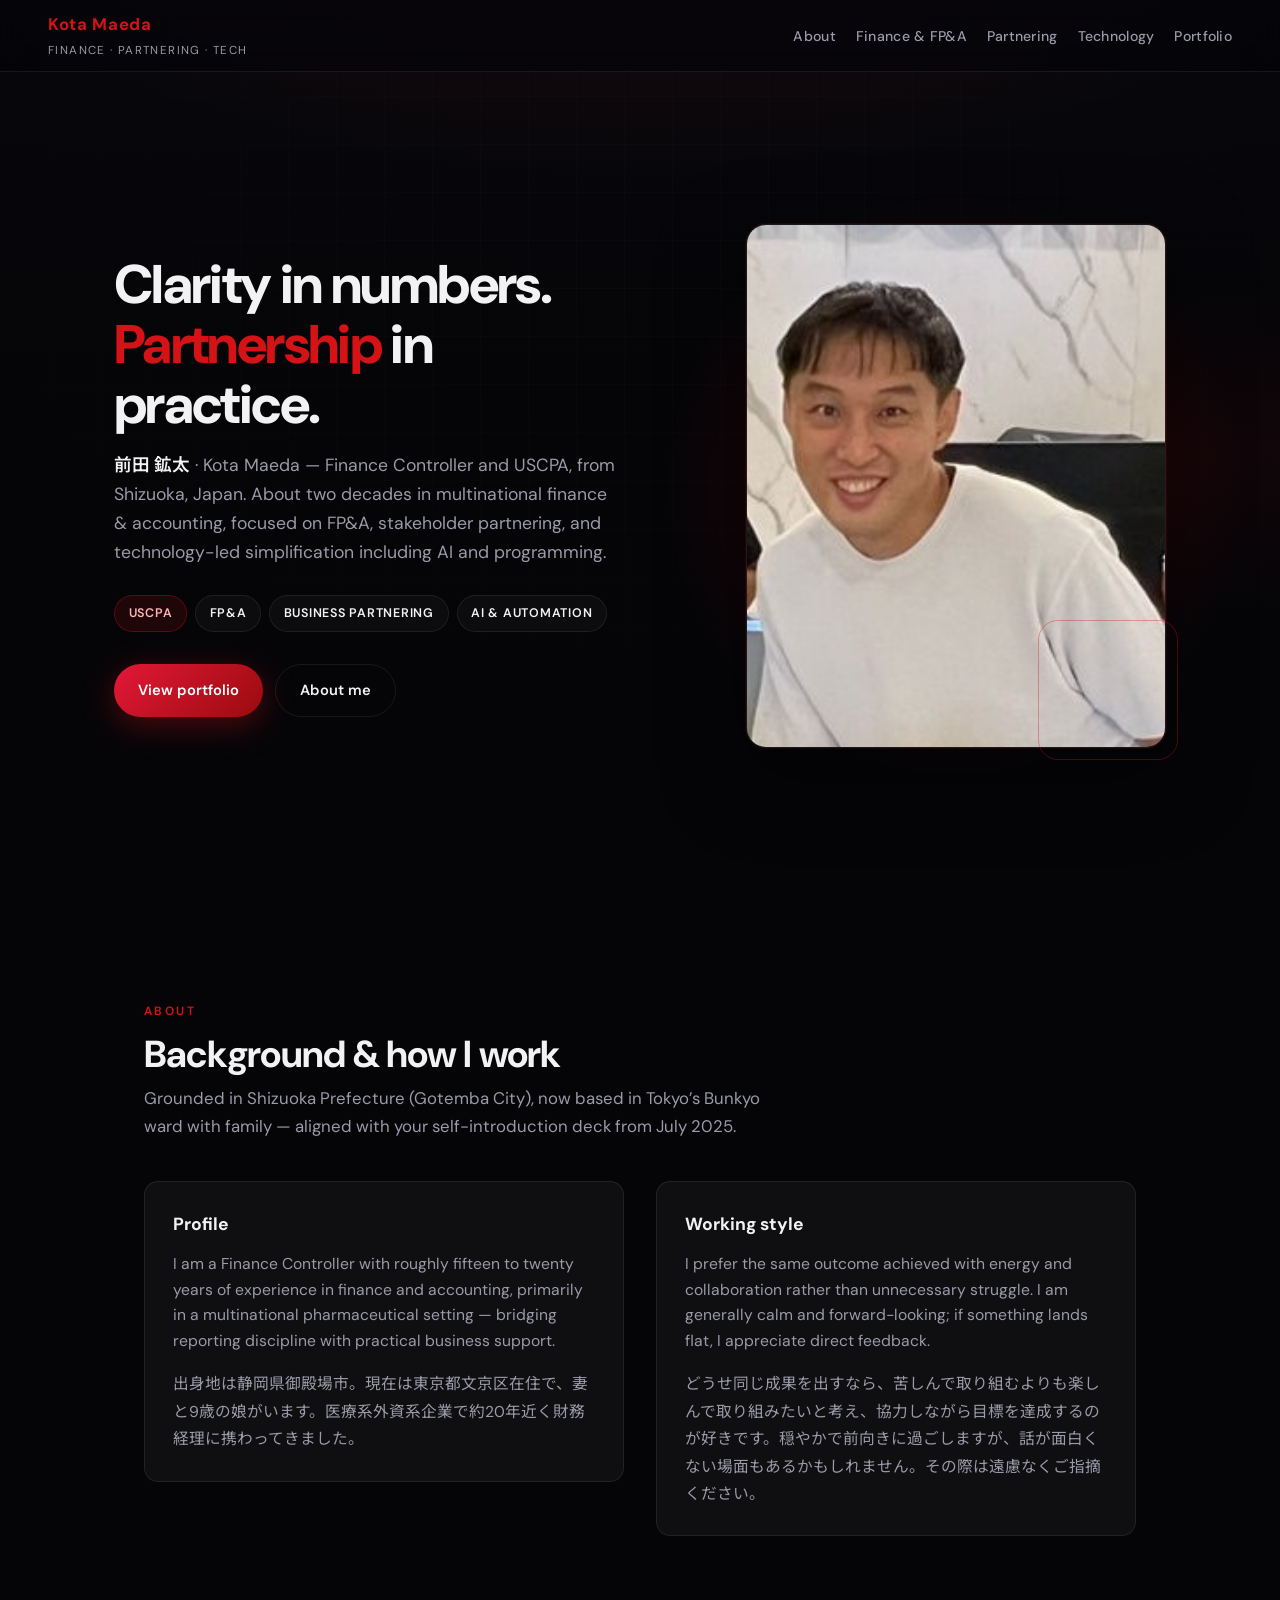
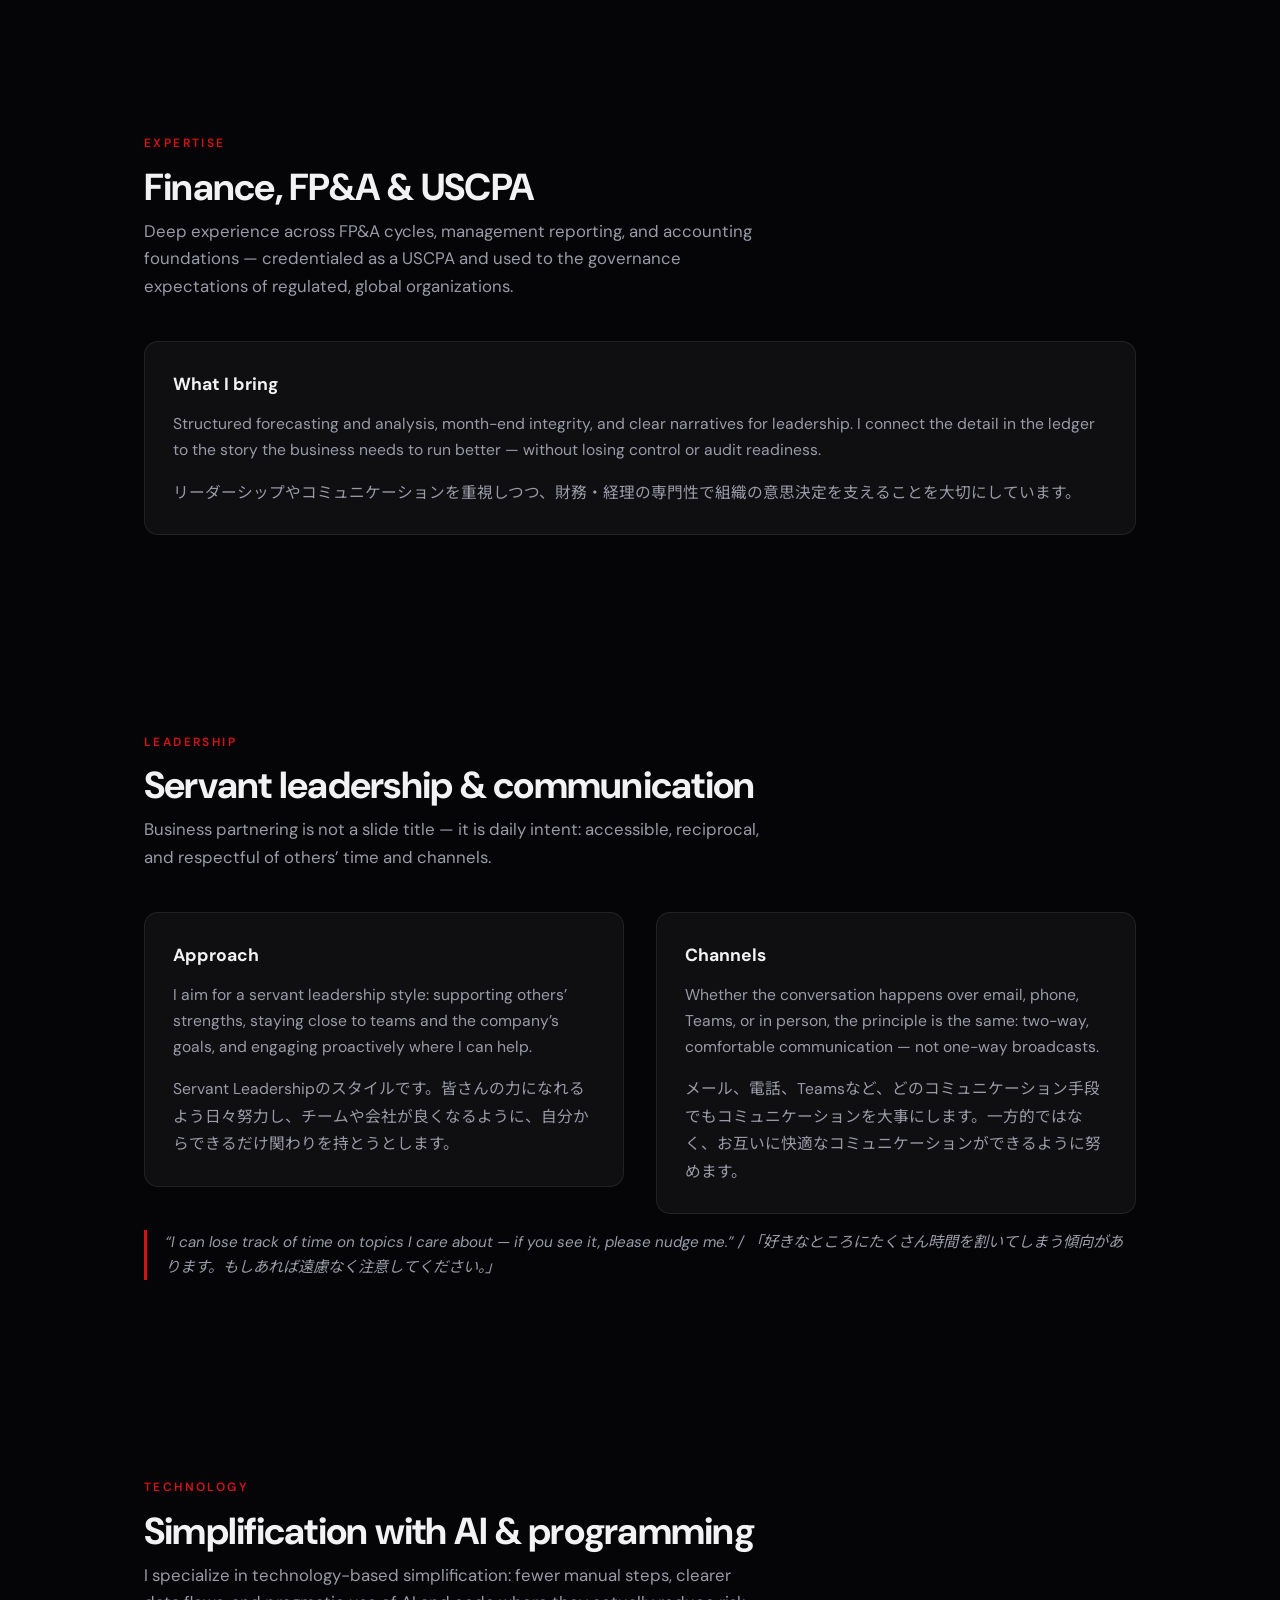
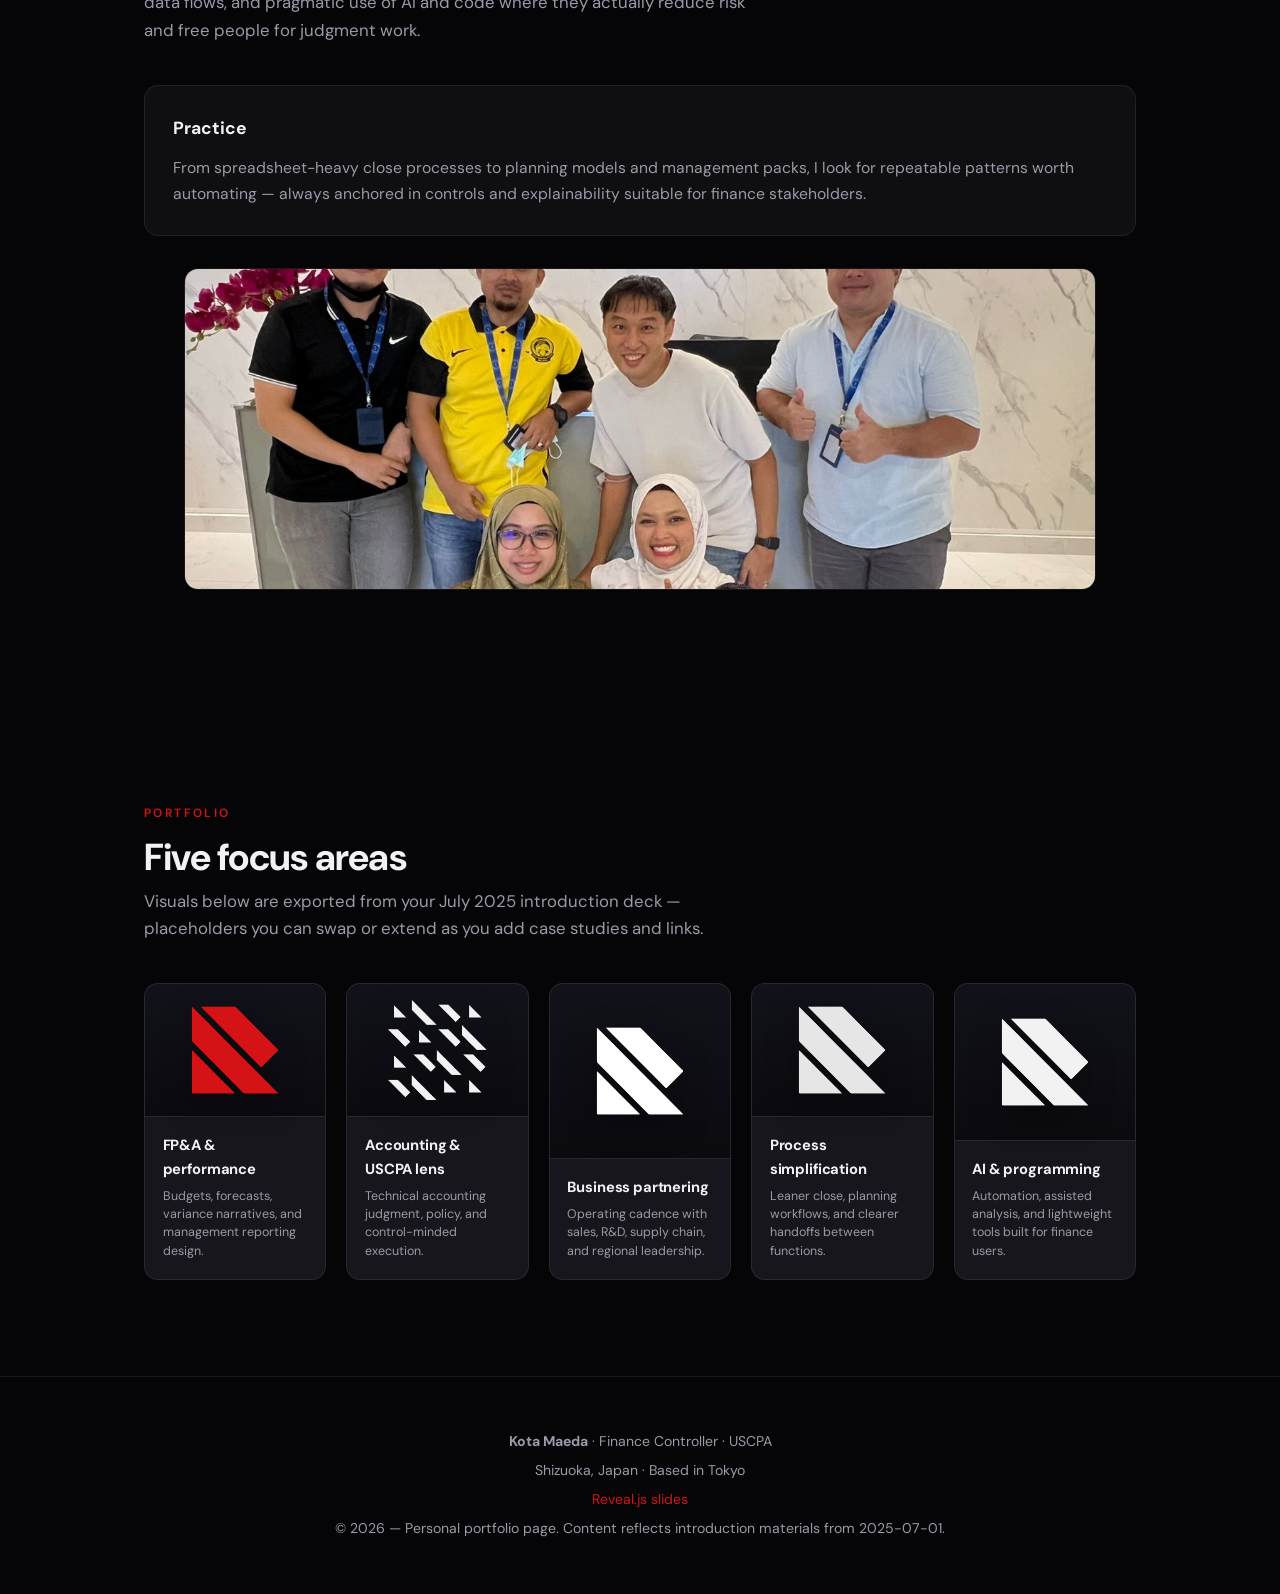
<file: index.html>
<!DOCTYPE html>
<html lang="en">
  <head>
    <meta charset="UTF-8" />
    <meta name="viewport" content="width=device-width, initial-scale=1.0" />
    <meta
      name="description"
      content="Kota Maeda — Finance Controller, USCPA. FP&A, business partnering, and technology-led simplification with AI and programming."
    />
    <title>Kota Maeda | Finance · Partnering · Technology</title>
    <link rel="preconnect" href="https://fonts.googleapis.com" />
    <link rel="preconnect" href="https://fonts.gstatic.com" crossorigin />
    <link
      href="https://fonts.googleapis.com/css2?family=DM+Sans:ital,opsz,wght@9..40,400;9..40,500;9..40,600;9..40,700;9..40,800&family=Noto+Sans+JP:wght@400;500;600;700&display=swap"
      rel="stylesheet"
    />
    <link rel="stylesheet" href="styles.css" />
  </head>
  <body>
    <header class="site-header">
      <a class="brand" href="#top" aria-label="Kota Maeda home">
        <strong>Kota Maeda</strong>
        <span>Finance · Partnering · Tech</span>
      </a>
      <button class="nav-toggle" type="button" aria-expanded="false" aria-controls="site-nav">Menu</button>
      <nav id="site-nav" aria-label="Primary">
        <ul class="nav-list">
          <li><a href="#about">About</a></li>
          <li><a href="#finance">Finance &amp; FP&amp;A</a></li>
          <li><a href="#partnering">Partnering</a></li>
          <li><a href="#technology">Technology</a></li>
          <li><a href="#portfolio">Portfolio</a></li>
        </ul>
      </nav>
    </header>

    <main id="top">
      <section class="hero" aria-labelledby="hero-title">
        <div class="hero-copy reveal">
          <h1 id="hero-title">Clarity in numbers.<br /><span>Partnership</span> in practice.</h1>
          <p class="hero-tagline">
            <span class="name-ja" lang="ja">前田 鉱太</span> · Kota Maeda — Finance Controller and USCPA, from
            Shizuoka, Japan. About two decades in multinational finance &amp; accounting, focused on FP&amp;A,
            stakeholder partnering, and technology-led simplification including AI and programming.
          </p>
          <div class="hero-badges">
            <span class="badge badge--accent">USCPA</span>
            <span class="badge">FP&amp;A</span>
            <span class="badge">Business partnering</span>
            <span class="badge">AI &amp; automation</span>
          </div>
          <div class="hero-actions">
            <a class="btn btn-primary" href="#portfolio">View portfolio</a>
            <a class="btn btn-ghost" href="#about">About me</a>
          </div>
        </div>
        <div class="hero-visual reveal">
          <div class="hero-glow" aria-hidden="true"></div>
          <div class="hero-frame">
            <img src="assets/image13.jpg" alt="Portrait of Kota Maeda" width="640" height="800" loading="eager" />
          </div>
          <div class="hero-deco" aria-hidden="true"></div>
        </div>
      </section>

      <section id="about" class="section" aria-labelledby="about-title">
        <div class="section-head reveal">
          <span class="section-label">About</span>
          <h2 class="section-title" id="about-title">Background &amp; how I work</h2>
          <p class="section-lead">
            Grounded in Shizuoka Prefecture (Gotemba City), now based in Tokyo’s Bunkyo ward with family — aligned
            with your self-introduction deck from July 2025.
          </p>
        </div>
        <div class="split">
          <div class="card reveal">
            <h3>Profile</h3>
            <p>
              I am a Finance Controller with roughly fifteen to twenty years of experience in finance and accounting,
              primarily in a multinational pharmaceutical setting — bridging reporting discipline with practical
              business support.
            </p>
            <p class="lang-ja">
              出身地は静岡県御殿場市。現在は東京都文京区在住で、妻と9歳の娘がいます。医療系外資系企業で約20年近く財務経理に携わってきました。
            </p>
          </div>
          <div class="card reveal">
            <h3>Working style</h3>
            <p>
              I prefer the same outcome achieved with energy and collaboration rather than unnecessary struggle. I am
              generally calm and forward-looking; if something lands flat, I appreciate direct feedback.
            </p>
            <p class="lang-ja">
              どうせ同じ成果を出すなら、苦しんで取り組むよりも楽しんで取り組みたいと考え、協力しながら目標を達成するのが好きです。穏やかで前向きに過ごしますが、話が面白くない場面もあるかもしれません。その際は遠慮なくご指摘ください。
            </p>
          </div>
        </div>
      </section>

      <section id="finance" class="section" aria-labelledby="finance-title">
        <div class="section-head reveal">
          <span class="section-label">Expertise</span>
          <h2 class="section-title" id="finance-title">Finance, FP&amp;A &amp; USCPA</h2>
          <p class="section-lead">
            Deep experience across FP&amp;A cycles, management reporting, and accounting foundations — credentialed as
            a USCPA and used to the governance expectations of regulated, global organizations.
          </p>
        </div>
        <div class="card reveal">
          <h3>What I bring</h3>
          <p>
            Structured forecasting and analysis, month-end integrity, and clear narratives for leadership. I connect
            the detail in the ledger to the story the business needs to run better — without losing control or audit
            readiness.
          </p>
          <p class="lang-ja">
            リーダーシップやコミュニケーションを重視しつつ、財務・経理の専門性で組織の意思決定を支えることを大切にしています。
          </p>
        </div>
      </section>

      <section id="partnering" class="section" aria-labelledby="partnering-title">
        <div class="section-head reveal">
          <span class="section-label">Leadership</span>
          <h2 class="section-title" id="partnering-title">Servant leadership &amp; communication</h2>
          <p class="section-lead">
            Business partnering is not a slide title — it is daily intent: accessible, reciprocal, and respectful of
            others’ time and channels.
          </p>
        </div>
        <div class="split">
          <div class="card reveal">
            <h3>Approach</h3>
            <p>
              I aim for a servant leadership style: supporting others’ strengths, staying close to teams and the
              company’s goals, and engaging proactively where I can help.
            </p>
            <p class="lang-ja">
              Servant Leadershipのスタイルです。皆さんの力になれるよう日々努力し、チームや会社が良くなるように、自分からできるだけ関わりを持とうとします。
            </p>
          </div>
          <div class="card reveal">
            <h3>Channels</h3>
            <p>
              Whether the conversation happens over email, phone, Teams, or in person, the principle is the same:
              two-way, comfortable communication — not one-way broadcasts.
            </p>
            <p class="lang-ja">
              メール、電話、Teamsなど、どのコミュニケーション手段でもコミュニケーションを大事にします。一方的ではなく、お互いに快適なコミュニケーションができるように努めます。
            </p>
          </div>
        </div>
        <blockquote class="quote reveal">
          “I can lose track of time on topics I care about — if you see it, please nudge me.” /
          「好きなところにたくさん時間を割いてしまう傾向があります。もしあれば遠慮なく注意してください。」
        </blockquote>
      </section>

      <section id="technology" class="section" aria-labelledby="technology-title">
        <div class="section-head reveal">
          <span class="section-label">Technology</span>
          <h2 class="section-title" id="technology-title">Simplification with AI &amp; programming</h2>
          <p class="section-lead">
            I specialize in technology-based simplification: fewer manual steps, clearer data flows, and pragmatic use
            of AI and code where they actually reduce risk and free people for judgment work.
          </p>
        </div>
        <div class="card reveal">
          <h3>Practice</h3>
          <p>
            From spreadsheet-heavy close processes to planning models and management packs, I look for repeatable
            patterns worth automating — always anchored in controls and explainability suitable for finance
            stakeholders.
          </p>
        </div>
        <figure class="figure-wide reveal">
          <img src="assets/image14.jpeg" alt="Visual from presentation materials" width="1200" height="480" loading="lazy" />
        </figure>
      </section>

      <section id="portfolio" class="section" aria-labelledby="portfolio-title">
        <div class="section-head reveal">
          <span class="section-label">Portfolio</span>
          <h2 class="section-title" id="portfolio-title">Five focus areas</h2>
          <p class="section-lead">
            Visuals below are exported from your July 2025 introduction deck — placeholders you can swap or extend as
            you add case studies and links.
          </p>
        </div>
        <div class="portfolio-grid">
          <article class="portfolio-card reveal">
            <div class="portfolio-card__media">
              <img src="assets/image1.png" alt="" width="200" height="120" loading="lazy" />
            </div>
            <div class="portfolio-card__body">
              <h3>FP&amp;A &amp; performance</h3>
              <p>Budgets, forecasts, variance narratives, and management reporting design.</p>
            </div>
          </article>
          <article class="portfolio-card reveal">
            <div class="portfolio-card__media">
              <img src="assets/image3.png" alt="" width="200" height="120" loading="lazy" />
            </div>
            <div class="portfolio-card__body">
              <h3>Accounting &amp; USCPA lens</h3>
              <p>Technical accounting judgment, policy, and control-minded execution.</p>
            </div>
          </article>
          <article class="portfolio-card reveal">
            <div class="portfolio-card__media">
              <img src="assets/image5.png" alt="" width="200" height="120" loading="lazy" />
            </div>
            <div class="portfolio-card__body">
              <h3>Business partnering</h3>
              <p>Operating cadence with sales, R&amp;D, supply chain, and regional leadership.</p>
            </div>
          </article>
          <article class="portfolio-card reveal">
            <div class="portfolio-card__media">
              <img src="assets/image7.png" alt="" width="200" height="120" loading="lazy" />
            </div>
            <div class="portfolio-card__body">
              <h3>Process simplification</h3>
              <p>Leaner close, planning workflows, and clearer handoffs between functions.</p>
            </div>
          </article>
          <article class="portfolio-card reveal">
            <div class="portfolio-card__media">
              <img src="assets/image9.png" alt="" width="200" height="120" loading="lazy" />
            </div>
            <div class="portfolio-card__body">
              <h3>AI &amp; programming</h3>
              <p>Automation, assisted analysis, and lightweight tools built for finance users.</p>
            </div>
          </article>
        </div>
      </section>
    </main>

    <footer class="site-footer">
      <p><strong>Kota Maeda</strong> · Finance Controller · USCPA</p>
      <p>Shizuoka, Japan · Based in Tokyo</p>
      <p><a href="slides/">Reveal.js slides</a></p>
      <p>© <span id="y"></span> — Personal portfolio page. Content reflects introduction materials from 2025-07-01.</p>
    </footer>
    <script>
      document.getElementById("y").textContent = new Date().getFullYear();
    </script>
    <script src="app.js" defer></script>
  </body>
</html>
</file>
<file: styles.css>
/* Kota Maeda — portfolio */
:root {
  --bg-deep: #050508;
  --bg-panel: #0f0f12;
  --bg-elevated: #16161c;
  --text: #f2f2f4;
  --text-muted: #9a9aa8;
  --accent: #d51317;
  --accent-soft: rgba(213, 19, 23, 0.35);
  --accent-glow: rgba(213, 19, 23, 0.55);
  --border: rgba(255, 255, 255, 0.08);
  --font-sans: "DM Sans", "Noto Sans JP", system-ui, sans-serif;
  --radius: 14px;
  --nav-h: 72px;
}

*,
*::before,
*::after {
  box-sizing: border-box;
}

html {
  scroll-behavior: smooth;
}

@media (prefers-reduced-motion: reduce) {
  html {
    scroll-behavior: auto;
  }

  *,
  *::before,
  *::after {
    animation-duration: 0.01ms !important;
    animation-iteration-count: 1 !important;
    transition-duration: 0.01ms !important;
  }
}

body {
  margin: 0;
  font-family: var(--font-sans);
  font-size: 1.05rem;
  line-height: 1.65;
  color: var(--text);
  background: var(--bg-deep);
  overflow-x: hidden;
}

body::before {
  content: "";
  position: fixed;
  inset: 0;
  pointer-events: none;
  background:
    radial-gradient(ellipse 120% 80% at 50% -20%, rgba(213, 19, 23, 0.12), transparent 50%),
    radial-gradient(ellipse 60% 40% at 100% 50%, rgba(213, 19, 23, 0.06), transparent 45%),
    linear-gradient(180deg, #08080c 0%, var(--bg-deep) 40%);
  z-index: -2;
}

body::after {
  content: "";
  position: fixed;
  inset: 0;
  pointer-events: none;
  background-image: linear-gradient(rgba(255, 255, 255, 0.02) 1px, transparent 1px),
    linear-gradient(90deg, rgba(255, 255, 255, 0.02) 1px, transparent 1px);
  background-size: 48px 48px;
  mask-image: radial-gradient(ellipse 70% 60% at 50% 30%, black, transparent);
  z-index: -1;
}

a {
  color: var(--accent);
  text-decoration: none;
}

a:hover {
  text-decoration: underline;
}

img {
  max-width: 100%;
  height: auto;
  display: block;
}

.site-header {
  position: fixed;
  top: 0;
  left: 0;
  right: 0;
  height: var(--nav-h);
  z-index: 100;
  display: flex;
  align-items: center;
  justify-content: space-between;
  padding: 0 clamp(1rem, 4vw, 3rem);
  background: rgba(5, 5, 8, 0.75);
  backdrop-filter: blur(14px);
  border-bottom: 1px solid var(--border);
  transition: background 0.3s ease, border-color 0.3s ease;
}

.site-header.is-scrolled {
  background: rgba(5, 5, 8, 0.92);
}

.brand {
  display: flex;
  flex-direction: column;
  gap: 0.1rem;
}

.brand strong {
  font-size: 1.05rem;
  letter-spacing: 0.04em;
  font-weight: 700;
}

.brand span {
  font-size: 0.72rem;
  color: var(--text-muted);
  letter-spacing: 0.12em;
  text-transform: uppercase;
}

.nav-toggle {
  display: none;
  background: transparent;
  border: 1px solid var(--border);
  color: var(--text);
  padding: 0.5rem 0.75rem;
  border-radius: 8px;
  cursor: pointer;
  font-size: 0.85rem;
}

.nav-list {
  display: flex;
  flex-wrap: wrap;
  gap: 0.35rem 1.25rem;
  list-style: none;
  margin: 0;
  padding: 0;
}

.nav-list a {
  color: var(--text-muted);
  text-decoration: none;
  font-size: 0.88rem;
  font-weight: 500;
  letter-spacing: 0.02em;
  position: relative;
  padding: 0.35rem 0;
  transition: color 0.25s ease;
}

.nav-list a::after {
  content: "";
  position: absolute;
  left: 0;
  bottom: 0;
  width: 0;
  height: 2px;
  background: var(--accent);
  transition: width 0.3s ease;
}

.nav-list a:hover,
.nav-list a:focus-visible {
  color: var(--text);
}

.nav-list a:hover::after,
.nav-list a:focus-visible::after {
  width: 100%;
}

main {
  padding-top: var(--nav-h);
}

.section {
  padding: clamp(3.5rem, 10vw, 6rem) clamp(1.25rem, 5vw, 4rem);
  max-width: 1120px;
  margin: 0 auto;
}

.section-head {
  margin-bottom: 2.5rem;
}

.section-label {
  display: inline-block;
  font-size: 0.75rem;
  font-weight: 600;
  letter-spacing: 0.2em;
  text-transform: uppercase;
  color: var(--accent);
  margin-bottom: 0.65rem;
}

.section-title {
  font-size: clamp(1.75rem, 4vw, 2.35rem);
  font-weight: 700;
  letter-spacing: -0.02em;
  margin: 0 0 0.5rem;
  line-height: 1.2;
}

.section-lead {
  margin: 0;
  color: var(--text-muted);
  max-width: 52ch;
}

/* Hero */
.hero {
  min-height: calc(100vh - var(--nav-h));
  display: grid;
  align-items: center;
  gap: 2.5rem;
  grid-template-columns: 1fr 1fr;
  max-width: 1180px;
  margin: 0 auto;
  padding: clamp(2rem, 6vw, 4rem) clamp(1.25rem, 5vw, 4rem);
}

.hero-copy h1 {
  font-size: clamp(2.2rem, 5.5vw, 3.4rem);
  font-weight: 800;
  letter-spacing: -0.03em;
  line-height: 1.1;
  margin: 0 0 1rem;
}

.hero-copy h1 span {
  color: var(--accent);
}

.hero-tagline {
  font-size: 1.1rem;
  color: var(--text-muted);
  margin: 0 0 1.75rem;
  max-width: 42ch;
}

.hero-tagline .name-ja {
  color: var(--text);
  font-weight: 600;
}

.hero-badges {
  display: flex;
  flex-wrap: wrap;
  gap: 0.5rem;
  margin-bottom: 2rem;
}

.badge {
  font-size: 0.78rem;
  font-weight: 600;
  letter-spacing: 0.06em;
  text-transform: uppercase;
  padding: 0.45rem 0.85rem;
  border-radius: 999px;
  border: 1px solid var(--border);
  background: rgba(255, 255, 255, 0.03);
}

.badge--accent {
  border-color: var(--accent-soft);
  background: rgba(213, 19, 23, 0.12);
  color: #ffb4b6;
}

.hero-actions {
  display: flex;
  flex-wrap: wrap;
  gap: 0.75rem;
}

.btn {
  display: inline-flex;
  align-items: center;
  justify-content: center;
  padding: 0.85rem 1.5rem;
  border-radius: 999px;
  font-weight: 600;
  font-size: 0.92rem;
  border: none;
  cursor: pointer;
  transition: transform 0.2s ease, box-shadow 0.2s ease, background 0.2s ease;
}

.btn:focus-visible {
  outline: 2px solid var(--accent);
  outline-offset: 3px;
}

.btn-primary {
  background: linear-gradient(135deg, #e31837, #9a0b0e);
  color: #fff;
  box-shadow: 0 8px 32px var(--accent-soft);
}

.btn-primary:hover {
  transform: translateY(-2px);
  box-shadow: 0 12px 40px var(--accent-glow);
}

.btn-ghost {
  background: transparent;
  color: var(--text);
  border: 1px solid var(--border);
}

.btn-ghost:hover {
  border-color: rgba(255, 255, 255, 0.25);
  background: rgba(255, 255, 255, 0.04);
}

.hero-visual {
  position: relative;
  justify-self: end;
  width: min(100%, 420px);
}

.hero-frame {
  position: relative;
  border-radius: 20px;
  overflow: hidden;
  border: 1px solid var(--border);
  box-shadow:
    0 24px 80px rgba(0, 0, 0, 0.55),
    0 0 0 1px rgba(213, 19, 23, 0.15);
  animation: float 7s ease-in-out infinite;
}

@keyframes float {
  0%,
  100% {
    transform: translateY(0);
  }

  50% {
    transform: translateY(-10px);
  }
}

.hero-frame img {
  width: 100%;
  aspect-ratio: 4 / 5;
  object-fit: cover;
}

.hero-glow {
  position: absolute;
  inset: -30%;
  background: radial-gradient(circle at 50% 50%, rgba(213, 19, 23, 0.25), transparent 55%);
  z-index: -1;
  animation: pulse 5s ease-in-out infinite;
}

@keyframes pulse {
  0%,
  100% {
    opacity: 0.6;
  }

  50% {
    opacity: 1;
  }
}

.hero-deco {
  position: absolute;
  bottom: -12px;
  right: -12px;
  width: 140px;
  height: 140px;
  border-radius: 20px;
  border: 1px solid var(--accent-soft);
  pointer-events: none;
  animation: spin 28s linear infinite;
}

@keyframes spin {
  to {
    transform: rotate(360deg);
  }
}

/* Reveal */
.reveal {
  opacity: 0;
  transform: translateY(28px);
  transition:
    opacity 0.7s cubic-bezier(0.22, 1, 0.36, 1),
    transform 0.7s cubic-bezier(0.22, 1, 0.36, 1);
}

.reveal.is-visible {
  opacity: 1;
  transform: translateY(0);
}

.portfolio-grid .portfolio-card.reveal:nth-child(1) {
  transition-delay: 0s;
}

.portfolio-grid .portfolio-card.reveal:nth-child(2) {
  transition-delay: 0.07s;
}

.portfolio-grid .portfolio-card.reveal:nth-child(3) {
  transition-delay: 0.14s;
}

.portfolio-grid .portfolio-card.reveal:nth-child(4) {
  transition-delay: 0.21s;
}

.portfolio-grid .portfolio-card.reveal:nth-child(5) {
  transition-delay: 0.28s;
}

/* Two column content */
.split {
  display: grid;
  gap: 2rem;
  grid-template-columns: 1fr 1fr;
  align-items: start;
}

.card {
  background: var(--bg-panel);
  border: 1px solid var(--border);
  border-radius: var(--radius);
  padding: 1.75rem;
}

.card h3 {
  margin: 0 0 0.75rem;
  font-size: 1.1rem;
}

.card p {
  margin: 0;
  color: var(--text-muted);
  font-size: 0.98rem;
}

.card p + p {
  margin-top: 1rem;
}

.lang-ja {
  font-size: 0.95rem;
  line-height: 1.75;
}

.quote {
  border-left: 3px solid var(--accent);
  padding-left: 1.1rem;
  margin: 1rem 0 0;
  color: var(--text-muted);
  font-style: italic;
  font-size: 0.95rem;
}

/* Wide image */
.figure-wide {
  margin-top: 2rem;
  border-radius: var(--radius);
  overflow: hidden;
  border: 1px solid var(--border);
}

.figure-wide img {
  width: 100%;
  max-height: 320px;
  object-fit: cover;
}

/* Portfolio grid */
.portfolio-grid {
  display: grid;
  gap: 1.25rem;
  grid-template-columns: repeat(5, 1fr);
}

.portfolio-card {
  position: relative;
  border-radius: var(--radius);
  overflow: hidden;
  border: 1px solid var(--border);
  background: var(--bg-elevated);
  min-height: 200px;
  display: flex;
  flex-direction: column;
  transition:
    transform 0.35s cubic-bezier(0.22, 1, 0.36, 1),
    box-shadow 0.35s ease,
    border-color 0.35s ease;
}

.portfolio-card:hover {
  transform: translateY(-6px);
  border-color: rgba(213, 19, 23, 0.45);
  box-shadow: 0 20px 50px rgba(0, 0, 0, 0.45);
}

.portfolio-card__media {
  flex: 1;
  min-height: 120px;
  display: flex;
  align-items: center;
  justify-content: center;
  padding: 1rem;
  background: linear-gradient(180deg, #12121a 0%, #0a0a0f 100%);
}

.portfolio-card__media img {
  max-height: 100px;
  width: auto;
  object-fit: contain;
  filter: drop-shadow(0 8px 16px rgba(0, 0, 0, 0.4));
  transition: transform 0.4s ease;
}

.portfolio-card:hover .portfolio-card__media img {
  transform: scale(1.08);
}

.portfolio-card__body {
  padding: 1rem 1.1rem 1.2rem;
  border-top: 1px solid var(--border);
}

.portfolio-card__body h3 {
  margin: 0 0 0.35rem;
  font-size: 0.92rem;
  font-weight: 700;
  letter-spacing: -0.01em;
}

.portfolio-card__body p {
  margin: 0;
  font-size: 0.78rem;
  color: var(--text-muted);
  line-height: 1.45;
}

/* Footer */
.site-footer {
  padding: 3rem clamp(1.25rem, 5vw, 4rem);
  border-top: 1px solid var(--border);
  text-align: center;
  color: var(--text-muted);
  font-size: 0.88rem;
}

.site-footer p {
  margin: 0.35rem 0;
}

/* Responsive */
@media (max-width: 960px) {
  .hero {
    grid-template-columns: 1fr;
    text-align: center;
    min-height: auto;
  }

  .hero-copy {
    order: 2;
  }

  .hero-visual {
    order: 1;
    justify-self: center;
  }

  .hero-tagline {
    margin-left: auto;
    margin-right: auto;
  }

  .hero-badges,
  .hero-actions {
    justify-content: center;
  }

  .split {
    grid-template-columns: 1fr;
  }

  .portfolio-grid {
    grid-template-columns: repeat(2, 1fr);
  }
}

@media (max-width: 640px) {
  .nav-toggle {
    display: block;
  }

  .nav-list {
    position: fixed;
    top: var(--nav-h);
    left: 0;
    right: 0;
    flex-direction: column;
    gap: 0;
    background: rgba(8, 8, 12, 0.97);
    border-bottom: 1px solid var(--border);
    padding: 1rem;
    transform: translateY(-120%);
    opacity: 0;
    pointer-events: none;
    transition: transform 0.35s ease, opacity 0.35s ease;
  }

  .nav-list.is-open {
    transform: translateY(0);
    opacity: 1;
    pointer-events: auto;
  }

  .nav-list li {
    border-bottom: 1px solid var(--border);
  }

  .nav-list li:last-child {
    border-bottom: none;
  }

  .nav-list a {
    display: block;
    padding: 0.85rem 0.5rem;
  }

  .portfolio-grid {
    grid-template-columns: 1fr;
  }
}

@media (min-width: 641px) and (max-width: 1024px) {
  .portfolio-grid {
    grid-template-columns: repeat(3, 1fr);
  }
}
</file>
